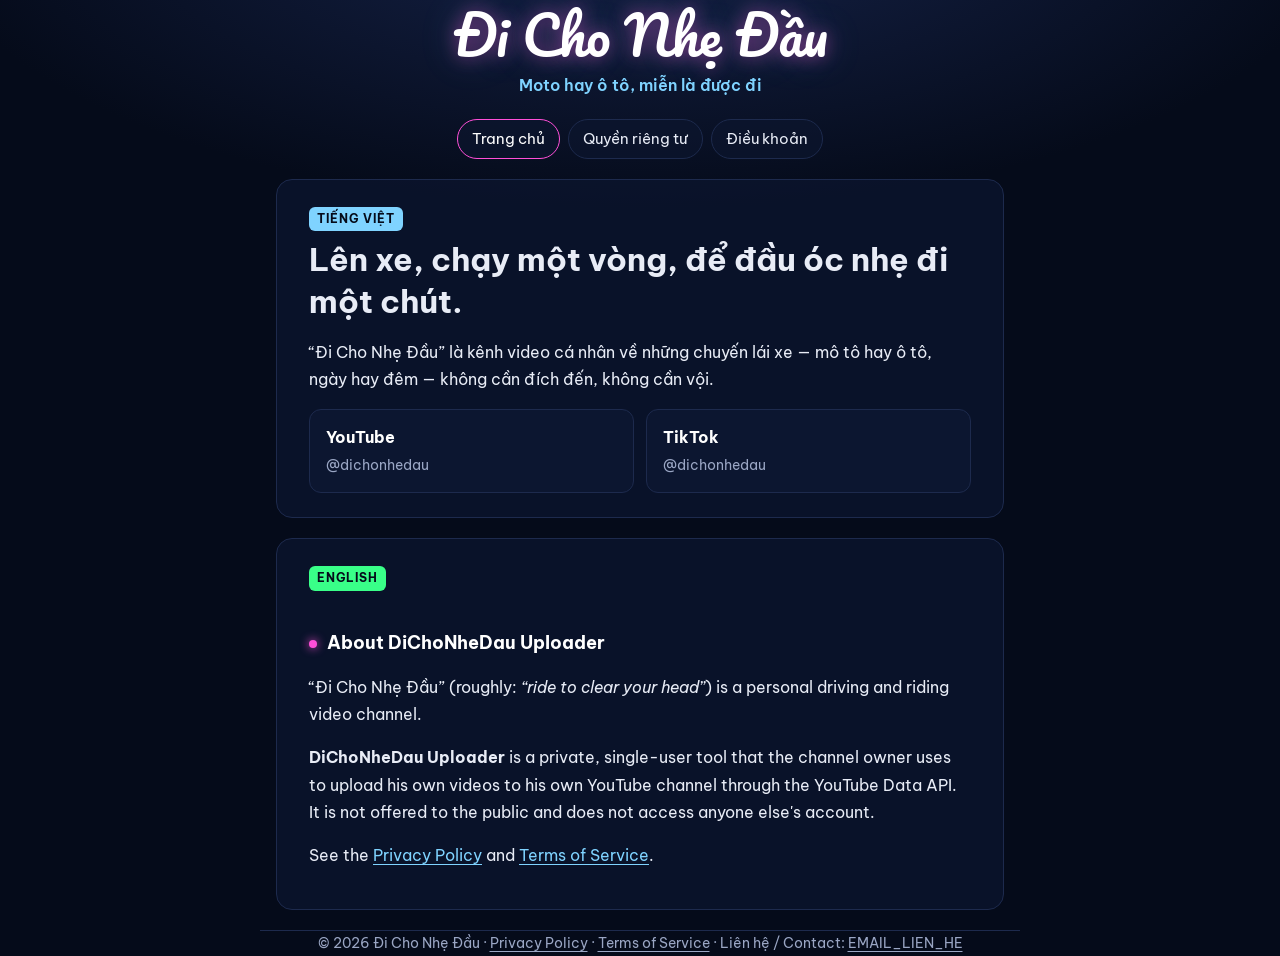
<file: index.html>
<!doctype html>
<html lang="vi">
<head>
<meta charset="utf-8">
<meta name="viewport" content="width=device-width, initial-scale=1">
<title>Đi Cho Nhẹ Đầu</title>
<meta name="description" content="Đi Cho Nhẹ Đầu — Moto hay ô tô, miễn là được đi.">
<link rel="preconnect" href="https://fonts.googleapis.com">
<link rel="preconnect" href="https://fonts.gstatic.com" crossorigin>
<link href="https://fonts.googleapis.com/css2?family=Be+Vietnam+Pro:wght@400;600;700&family=Pacifico&display=swap" rel="stylesheet">
<link rel="stylesheet" href="style.css">
</head>
<body>
<header class="wrap">
  <p class="brand"><a href="index.html">Đi Cho Nhẹ Đầu</a></p>
  <p class="tagline">Moto hay ô tô, miễn là được đi</p>
  <nav>
    <a href="index.html" aria-current="page">Trang chủ</a>
    <a href="privacy.html">Quyền riêng tư</a>
    <a href="terms.html">Điều khoản</a>
  </nav>
</header>

<main class="wrap">
  <section class="card">
    <span class="lang">Tiếng Việt</span>
    <h1>Lên xe, chạy một vòng, để đầu óc nhẹ đi một chút.</h1>
    <p>“Đi Cho Nhẹ Đầu” là kênh video cá nhân về những chuyến lái xe — mô tô hay ô tô, ngày hay đêm — không cần đích đến, không cần vội.</p>
    <div class="links">
      <a href="https://www.youtube.com/@dichonhedau" rel="noopener"><strong>YouTube</strong><span>@dichonhedau</span></a>
      <a href="https://www.tiktok.com/@dichonhedau" rel="noopener"><strong>TikTok</strong><span>@dichonhedau</span></a>
    </div>
  </section>

  <section class="card">
    <span class="lang en">English</span>
    <h2>About DiChoNheDau Uploader</h2>
    <p>“Đi Cho Nhẹ Đầu” (roughly: <em>“ride to clear your head”</em>) is a personal driving and riding video channel.</p>
    <p><strong>DiChoNheDau Uploader</strong> is a private, single-user tool that the channel owner uses to upload his own videos to his own YouTube channel through the YouTube Data API. It is not offered to the public and does not access anyone else's account.</p>
    <p>See the <a href="privacy.html">Privacy Policy</a> and <a href="terms.html">Terms of Service</a>.</p>
  </section>
</main>

<footer class="wrap">
  © 2026 Đi Cho Nhẹ Đầu · <a href="privacy.html">Privacy Policy</a> · <a href="terms.html">Terms of Service</a> · Liên hệ / Contact: <a href="mailto:EMAIL_LIEN_HE">EMAIL_LIEN_HE</a>
</footer>
</body>
</html>
</file>
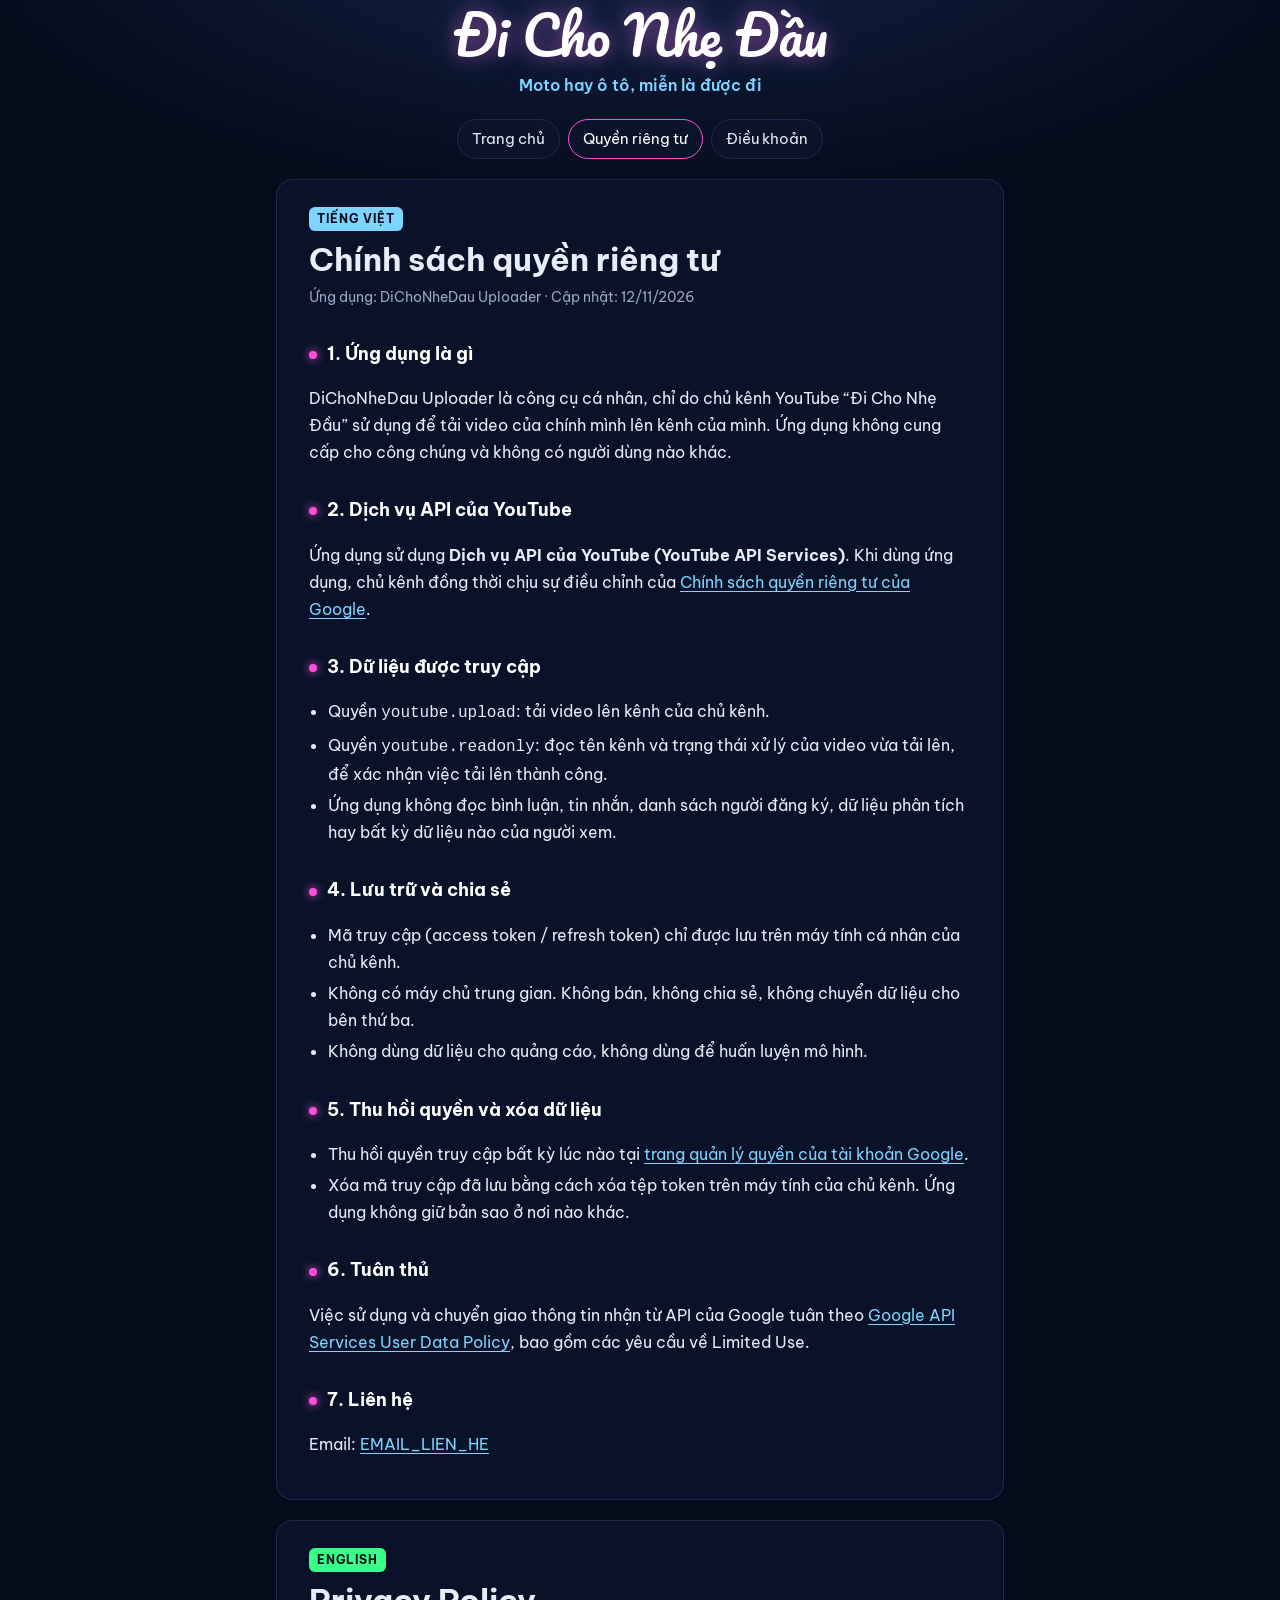
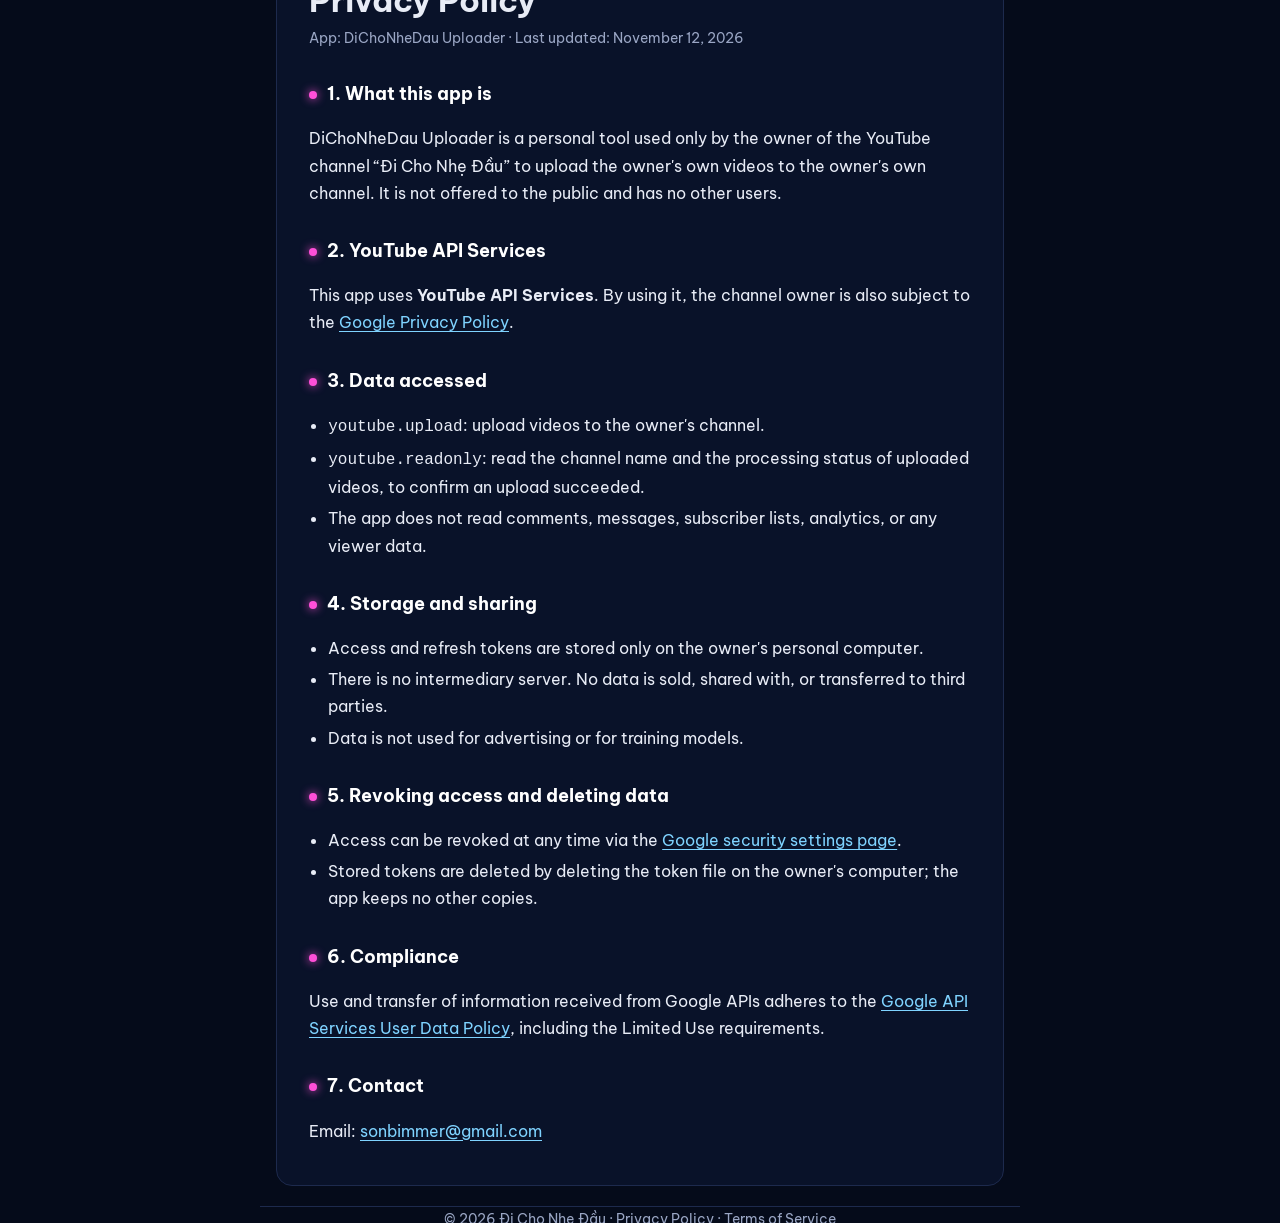
<file: privacy.html>
<!doctype html>
<html lang="vi">
<head>
<meta charset="utf-8">
<meta name="viewport" content="width=device-width, initial-scale=1">
<title>Chính sách quyền riêng tư</title>
<meta name="description" content="Chính sách quyền riêng tư của DiChoNheDau Uploader / Privacy Policy">
<link rel="preconnect" href="https://fonts.googleapis.com">
<link rel="preconnect" href="https://fonts.gstatic.com" crossorigin>
<link href="https://fonts.googleapis.com/css2?family=Be+Vietnam+Pro:wght@400;600;700&family=Pacifico&display=swap" rel="stylesheet">
<link rel="stylesheet" href="style.css">
</head>
<body>
<header class="wrap">
  <p class="brand"><a href="index.html">Đi Cho Nhẹ Đầu</a></p>
  <p class="tagline">Moto hay ô tô, miễn là được đi</p>
  <nav>
    <a href="index.html">Trang chủ</a>
    <a href="privacy.html" aria-current="page">Quyền riêng tư</a>
    <a href="terms.html">Điều khoản</a>
  </nav>
</header>

<main class="wrap">
  <section class="card">
    <span class="lang">Tiếng Việt</span>
    <h1>Chính sách quyền riêng tư</h1>
    <p class="updated">Ứng dụng: DiChoNheDau Uploader · Cập nhật: 12/11/2026</p>

    <h2>1. Ứng dụng là gì</h2>
    <p>DiChoNheDau Uploader là công cụ cá nhân, chỉ do chủ kênh YouTube “Đi Cho Nhẹ Đầu” sử dụng để tải video của chính mình lên kênh của mình. Ứng dụng không cung cấp cho công chúng và không có người dùng nào khác.</p>

    <h2>2. Dịch vụ API của YouTube</h2>
    <p>Ứng dụng sử dụng <strong>Dịch vụ API của YouTube (YouTube API Services)</strong>. Khi dùng ứng dụng, chủ kênh đồng thời chịu sự điều chỉnh của <a href="https://policies.google.com/privacy" rel="noopener">Chính sách quyền riêng tư của Google</a>.</p>

    <h2>3. Dữ liệu được truy cập</h2>
    <ul>
      <li>Quyền <code>youtube.upload</code>: tải video lên kênh của chủ kênh.</li>
      <li>Quyền <code>youtube.readonly</code>: đọc tên kênh và trạng thái xử lý của video vừa tải lên, để xác nhận việc tải lên thành công.</li>
      <li>Ứng dụng không đọc bình luận, tin nhắn, danh sách người đăng ký, dữ liệu phân tích hay bất kỳ dữ liệu nào của người xem.</li>
    </ul>

    <h2>4. Lưu trữ và chia sẻ</h2>
    <ul>
      <li>Mã truy cập (access token / refresh token) chỉ được lưu trên máy tính cá nhân của chủ kênh.</li>
      <li>Không có máy chủ trung gian. Không bán, không chia sẻ, không chuyển dữ liệu cho bên thứ ba.</li>
      <li>Không dùng dữ liệu cho quảng cáo, không dùng để huấn luyện mô hình.</li>
    </ul>

    <h2>5. Thu hồi quyền và xóa dữ liệu</h2>
    <ul>
      <li>Thu hồi quyền truy cập bất kỳ lúc nào tại <a href="https://security.google.com/settings/security/permissions" rel="noopener">trang quản lý quyền của tài khoản Google</a>.</li>
      <li>Xóa mã truy cập đã lưu bằng cách xóa tệp token trên máy tính của chủ kênh. Ứng dụng không giữ bản sao ở nơi nào khác.</li>
    </ul>

    <h2>6. Tuân thủ</h2>
    <p>Việc sử dụng và chuyển giao thông tin nhận từ API của Google tuân theo <a href="https://developers.google.com/terms/api-services-user-data-policy" rel="noopener">Google API Services User Data Policy</a>, bao gồm các yêu cầu về Limited Use.</p>

    <h2>7. Liên hệ</h2>
    <p>Email: <a href="mailto:EMAIL_LIEN_HE">EMAIL_LIEN_HE</a></p>
  </section>

  <section class="card" lang="en">
    <span class="lang en">English</span>
    <h1>Privacy Policy</h1>
    <p class="updated">App: DiChoNheDau Uploader · Last updated: November 12, 2026</p>

    <h2>1. What this app is</h2>
    <p>DiChoNheDau Uploader is a personal tool used only by the owner of the YouTube channel “Đi Cho Nhẹ Đầu” to upload the owner's own videos to the owner's own channel. It is not offered to the public and has no other users.</p>

    <h2>2. YouTube API Services</h2>
    <p>This app uses <strong>YouTube API Services</strong>. By using it, the channel owner is also subject to the <a href="https://policies.google.com/privacy" rel="noopener">Google Privacy Policy</a>.</p>

    <h2>3. Data accessed</h2>
    <ul>
      <li><code>youtube.upload</code>: upload videos to the owner's channel.</li>
      <li><code>youtube.readonly</code>: read the channel name and the processing status of uploaded videos, to confirm an upload succeeded.</li>
      <li>The app does not read comments, messages, subscriber lists, analytics, or any viewer data.</li>
    </ul>

    <h2>4. Storage and sharing</h2>
    <ul>
      <li>Access and refresh tokens are stored only on the owner's personal computer.</li>
      <li>There is no intermediary server. No data is sold, shared with, or transferred to third parties.</li>
      <li>Data is not used for advertising or for training models.</li>
    </ul>

    <h2>5. Revoking access and deleting data</h2>
    <ul>
      <li>Access can be revoked at any time via the <a href="https://security.google.com/settings/security/permissions" rel="noopener">Google security settings page</a>.</li>
      <li>Stored tokens are deleted by deleting the token file on the owner's computer; the app keeps no other copies.</li>
    </ul>

    <h2>6. Compliance</h2>
    <p>Use and transfer of information received from Google APIs adheres to the <a href="https://developers.google.com/terms/api-services-user-data-policy" rel="noopener">Google API Services User Data Policy</a>, including the Limited Use requirements.</p>

    <h2>7. Contact</h2>
    <p>Email: <a href="mailto:sonbimmer@gmail.com">sonbimmer@gmail.com</a></p>
  </section>
</main>

<footer class="wrap">
  © 2026 Đi Cho Nhẹ Đầu · <a href="privacy.html">Privacy Policy</a> · <a href="terms.html">Terms of Service</a>
</footer>
</body>
</html>
</file>
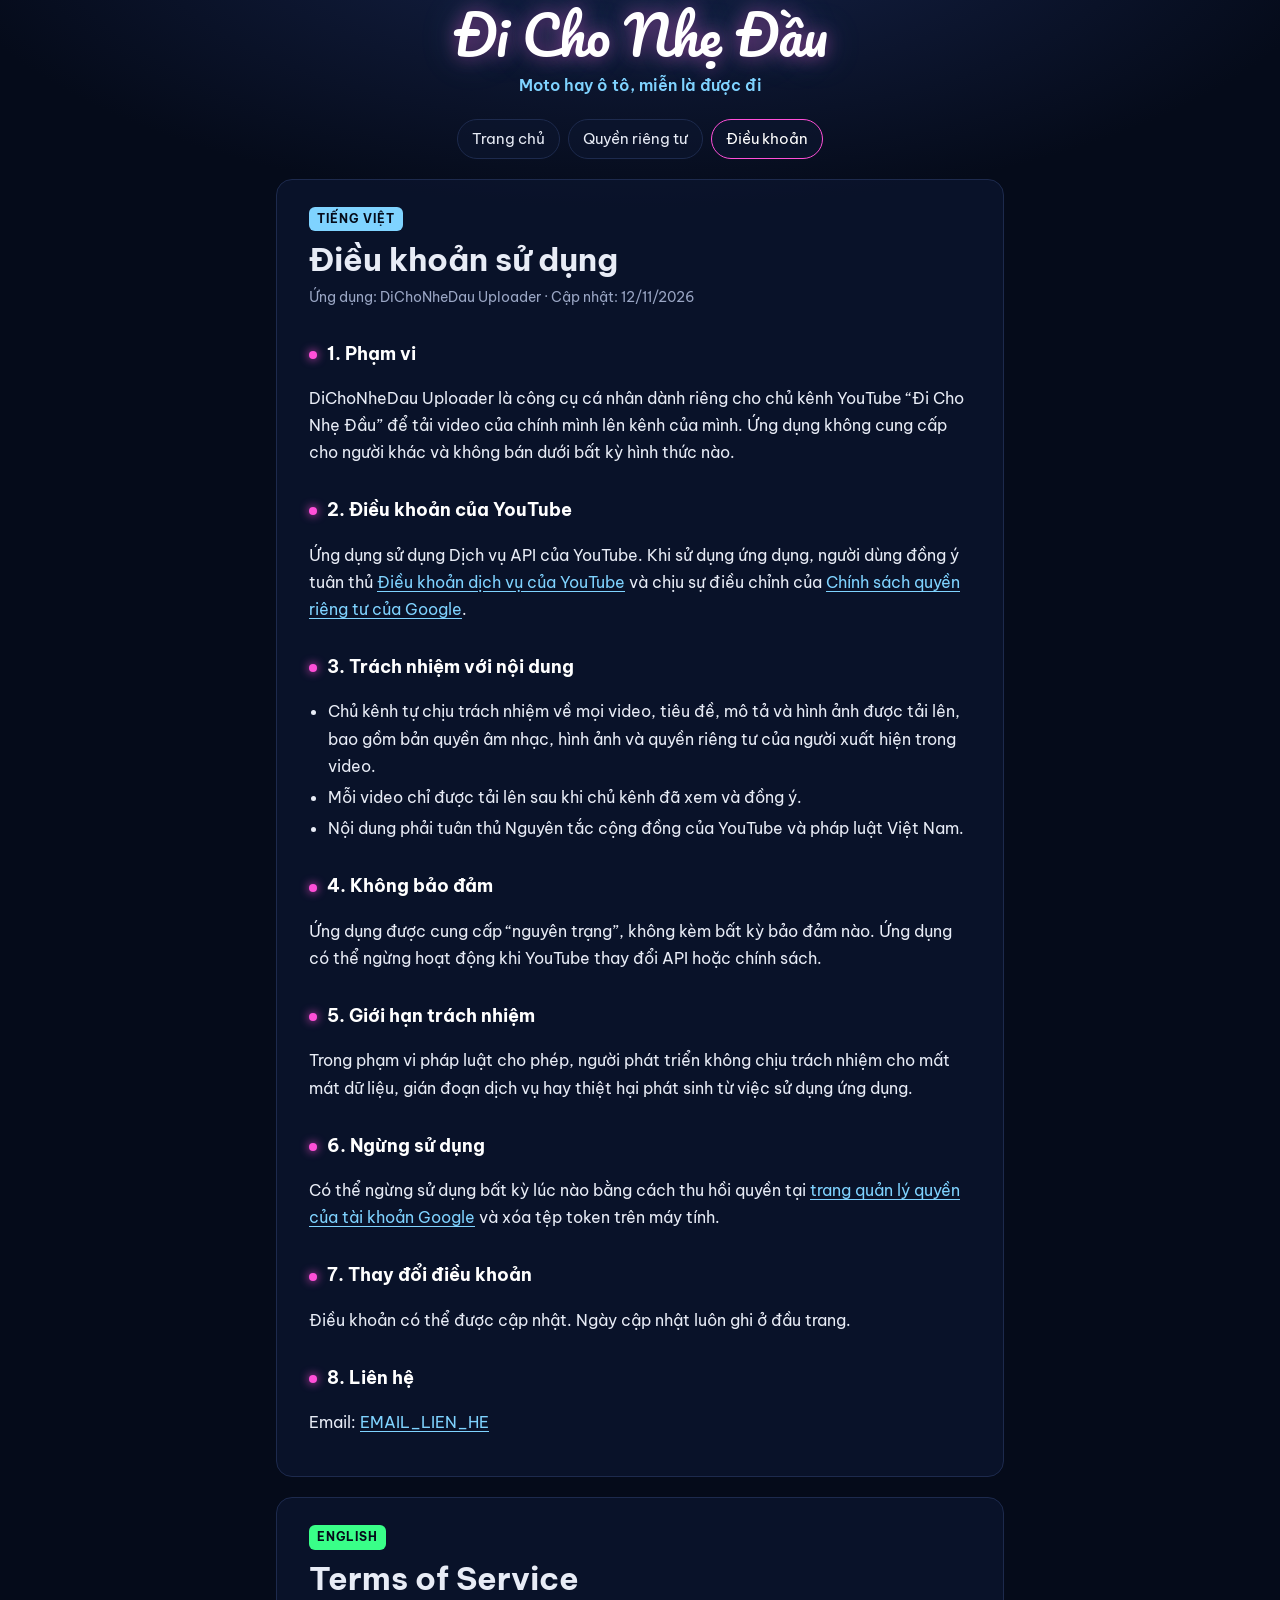
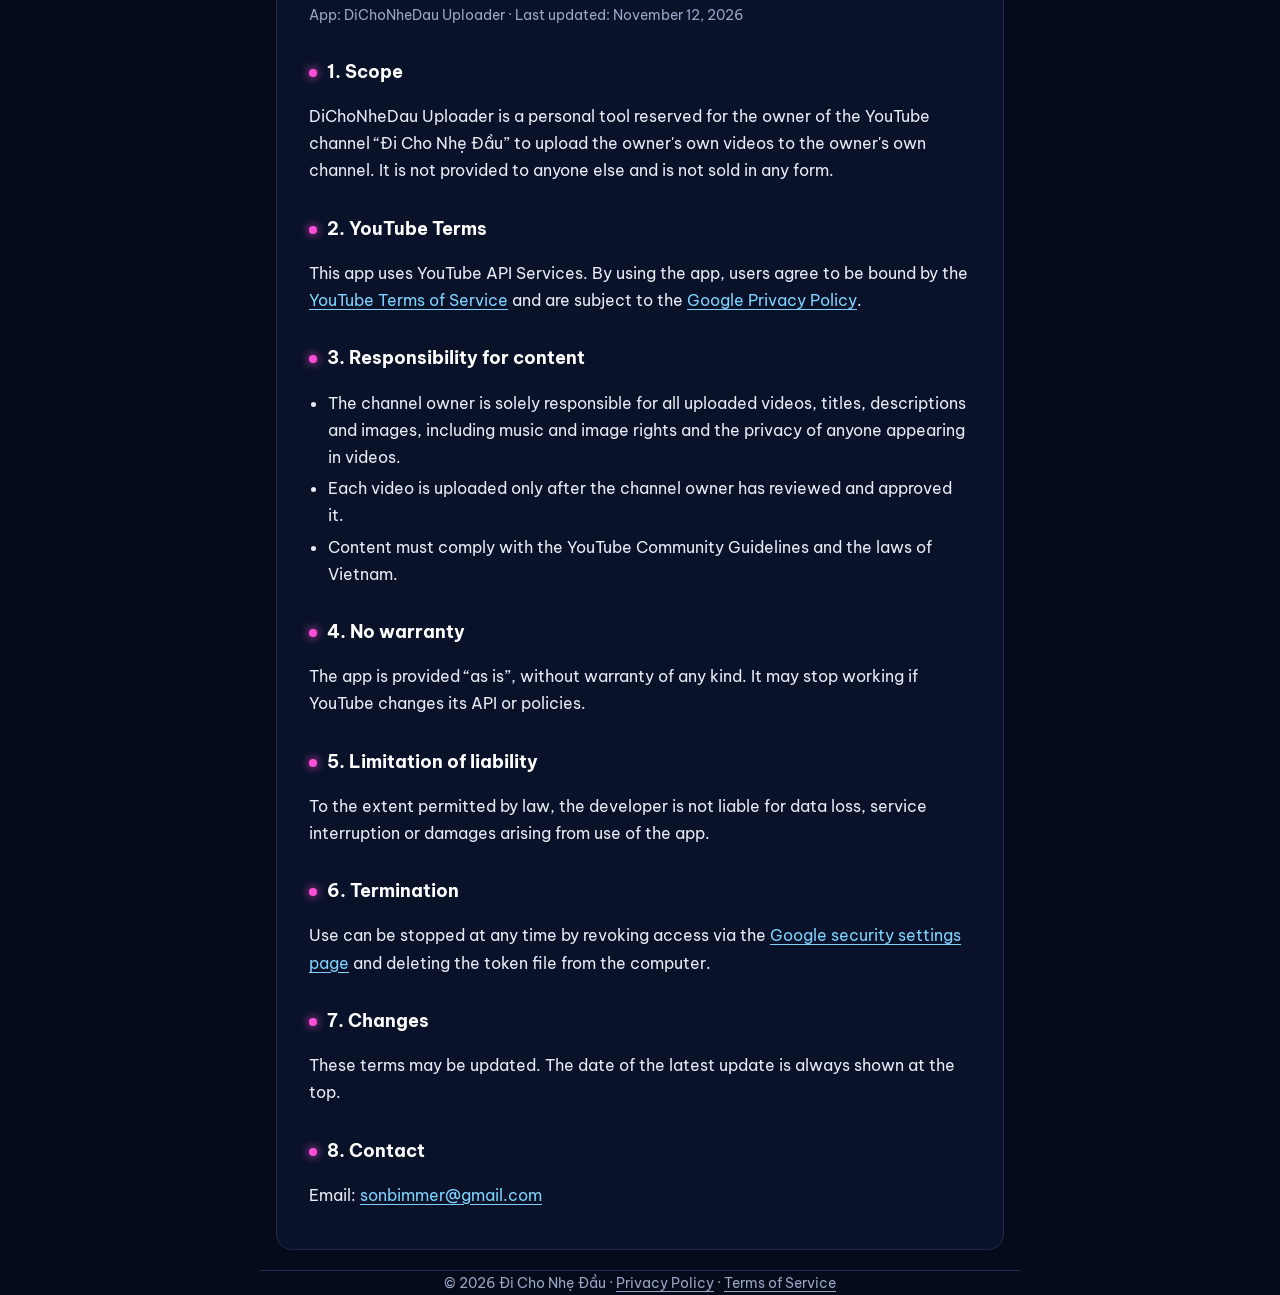
<file: terms.html>
<!doctype html>
<html lang="vi">
<head>
<meta charset="utf-8">
<meta name="viewport" content="width=device-width, initial-scale=1">
<title>Điều khoản sử dụng</title>
<meta name="description" content="Điều khoản sử dụng DiChoNheDau Uploader / Terms of Service">
<link rel="preconnect" href="https://fonts.googleapis.com">
<link rel="preconnect" href="https://fonts.gstatic.com" crossorigin>
<link href="https://fonts.googleapis.com/css2?family=Be+Vietnam+Pro:wght@400;600;700&family=Pacifico&display=swap" rel="stylesheet">
<link rel="stylesheet" href="style.css">
</head>
<body>
<header class="wrap">
  <p class="brand"><a href="index.html">Đi Cho Nhẹ Đầu</a></p>
  <p class="tagline">Moto hay ô tô, miễn là được đi</p>
  <nav>
    <a href="index.html">Trang chủ</a>
    <a href="privacy.html">Quyền riêng tư</a>
    <a href="terms.html" aria-current="page">Điều khoản</a>
  </nav>
</header>

<main class="wrap">
  <section class="card">
    <span class="lang">Tiếng Việt</span>
    <h1>Điều khoản sử dụng</h1>
    <p class="updated">Ứng dụng: DiChoNheDau Uploader · Cập nhật: 12/11/2026</p>

    <h2>1. Phạm vi</h2>
    <p>DiChoNheDau Uploader là công cụ cá nhân dành riêng cho chủ kênh YouTube “Đi Cho Nhẹ Đầu” để tải video của chính mình lên kênh của mình. Ứng dụng không cung cấp cho người khác và không bán dưới bất kỳ hình thức nào.</p>

    <h2>2. Điều khoản của YouTube</h2>
    <p>Ứng dụng sử dụng Dịch vụ API của YouTube. Khi sử dụng ứng dụng, người dùng đồng ý tuân thủ <a href="https://www.youtube.com/t/terms" rel="noopener">Điều khoản dịch vụ của YouTube</a> và chịu sự điều chỉnh của <a href="https://policies.google.com/privacy" rel="noopener">Chính sách quyền riêng tư của Google</a>.</p>

    <h2>3. Trách nhiệm với nội dung</h2>
    <ul>
      <li>Chủ kênh tự chịu trách nhiệm về mọi video, tiêu đề, mô tả và hình ảnh được tải lên, bao gồm bản quyền âm nhạc, hình ảnh và quyền riêng tư của người xuất hiện trong video.</li>
      <li>Mỗi video chỉ được tải lên sau khi chủ kênh đã xem và đồng ý.</li>
      <li>Nội dung phải tuân thủ Nguyên tắc cộng đồng của YouTube và pháp luật Việt Nam.</li>
    </ul>

    <h2>4. Không bảo đảm</h2>
    <p>Ứng dụng được cung cấp “nguyên trạng”, không kèm bất kỳ bảo đảm nào. Ứng dụng có thể ngừng hoạt động khi YouTube thay đổi API hoặc chính sách.</p>

    <h2>5. Giới hạn trách nhiệm</h2>
    <p>Trong phạm vi pháp luật cho phép, người phát triển không chịu trách nhiệm cho mất mát dữ liệu, gián đoạn dịch vụ hay thiệt hại phát sinh từ việc sử dụng ứng dụng.</p>

    <h2>6. Ngừng sử dụng</h2>
    <p>Có thể ngừng sử dụng bất kỳ lúc nào bằng cách thu hồi quyền tại <a href="https://security.google.com/settings/security/permissions" rel="noopener">trang quản lý quyền của tài khoản Google</a> và xóa tệp token trên máy tính.</p>

    <h2>7. Thay đổi điều khoản</h2>
    <p>Điều khoản có thể được cập nhật. Ngày cập nhật luôn ghi ở đầu trang.</p>

    <h2>8. Liên hệ</h2>
    <p>Email: <a href="mailto:EMAIL_LIEN_HE">EMAIL_LIEN_HE</a></p>
  </section>

  <section class="card" lang="en">
    <span class="lang en">English</span>
    <h1>Terms of Service</h1>
    <p class="updated">App: DiChoNheDau Uploader · Last updated: November 12, 2026</p>

    <h2>1. Scope</h2>
    <p>DiChoNheDau Uploader is a personal tool reserved for the owner of the YouTube channel “Đi Cho Nhẹ Đầu” to upload the owner's own videos to the owner's own channel. It is not provided to anyone else and is not sold in any form.</p>

    <h2>2. YouTube Terms</h2>
    <p>This app uses YouTube API Services. By using the app, users agree to be bound by the <a href="https://www.youtube.com/t/terms" rel="noopener">YouTube Terms of Service</a> and are subject to the <a href="https://policies.google.com/privacy" rel="noopener">Google Privacy Policy</a>.</p>

    <h2>3. Responsibility for content</h2>
    <ul>
      <li>The channel owner is solely responsible for all uploaded videos, titles, descriptions and images, including music and image rights and the privacy of anyone appearing in videos.</li>
      <li>Each video is uploaded only after the channel owner has reviewed and approved it.</li>
      <li>Content must comply with the YouTube Community Guidelines and the laws of Vietnam.</li>
    </ul>

    <h2>4. No warranty</h2>
    <p>The app is provided “as is”, without warranty of any kind. It may stop working if YouTube changes its API or policies.</p>

    <h2>5. Limitation of liability</h2>
    <p>To the extent permitted by law, the developer is not liable for data loss, service interruption or damages arising from use of the app.</p>

    <h2>6. Termination</h2>
    <p>Use can be stopped at any time by revoking access via the <a href="https://security.google.com/settings/security/permissions" rel="noopener">Google security settings page</a> and deleting the token file from the computer.</p>

    <h2>7. Changes</h2>
    <p>These terms may be updated. The date of the latest update is always shown at the top.</p>

    <h2>8. Contact</h2>
    <p>Email: <a href="mailto:sonbimmer@gmail.com">sonbimmer@gmail.com</a></p>
  </section>
</main>

<footer class="wrap">
  © 2026 Đi Cho Nhẹ Đầu · <a href="privacy.html">Privacy Policy</a> · <a href="terms.html">Terms of Service</a>
</footer>
</body>
</html>
</file>
<file: style.css>
/* Bộ nhận diện "Đi Cho Nhẹ Đầu": nền đêm, neon hồng / xanh, tên kênh Pacifico, chữ Be Vietnam Pro */
:root {
  --bg: #050b1a;
  --panel: #0c1630;
  --line: #1d2a4d;
  --text: #e8ecf6;
  --muted: #9aa6c4;
  --pink: #ff4fd8;
  --cyan: #7fd3ff;
  --green: #39ff88;
}
* { box-sizing: border-box; }
html { -webkit-text-size-adjust: 100%; }
body {
  margin: 0;
  background: radial-gradient(1200px 500px at 50% -10%, #16234a 0%, var(--bg) 60%) fixed, var(--bg);
  color: var(--text);
  font: 400 16px/1.7 "Be Vietnam Pro", system-ui, -apple-system, "Segoe UI", sans-serif;
}
a { color: var(--cyan); text-underline-offset: 3px; }
a:hover { color: var(--pink); }
.wrap { max-width: 760px; margin: 0 auto; padding: 0 16px; }

header { padding: 40px 0 8px; text-align: center; }
.brand {
  font-family: "Pacifico", cursive;
  font-size: clamp(2.2rem, 7vw, 3.4rem);
  line-height: 1.25;
  margin: 0;
  color: #fff;
  text-shadow: 0 0 18px rgba(255, 79, 216, .45), 0 0 36px rgba(127, 211, 255, .25);
}
.brand a { color: inherit; text-decoration: none; }
.tagline { margin: 4px 0 0; color: var(--cyan); font-weight: 600; }

nav { display: flex; gap: 8px; justify-content: center; flex-wrap: wrap; margin: 20px 0 8px; }
nav a {
  padding: 6px 14px; border: 1px solid var(--line); border-radius: 999px;
  color: var(--text); text-decoration: none; font-size: .95rem; background: rgba(12, 22, 48, .6);
}
nav a[aria-current="page"], nav a:hover { border-color: var(--pink); color: #fff; }

main { padding: 16px 0 40px; }
.card {
  background: rgba(12, 22, 48, .72); border: 1px solid var(--line); border-radius: 16px;
  padding: 24px clamp(16px, 4vw, 32px); margin: 20px 0;
}
h1 { font-size: clamp(1.5rem, 4.5vw, 2rem); line-height: 1.3; margin: 0 0 4px; }
h2 { font-size: 1.15rem; margin: 28px 0 8px; color: #fff; }
h2::before { content: ""; display: inline-block; width: 8px; height: 8px; border-radius: 50%;
  background: var(--pink); box-shadow: 0 0 10px var(--pink); margin-right: 10px; vertical-align: middle; }
.updated { color: var(--muted); font-size: .9rem; margin: 0 0 16px; }
.lang { display: inline-block; font-size: .75rem; font-weight: 700; letter-spacing: .08em; text-transform: uppercase;
  color: var(--bg); background: var(--cyan); border-radius: 6px; padding: 2px 8px; margin-bottom: 8px; }
.lang.en { background: var(--green); }
ul { padding-left: 1.2em; }
li { margin: 4px 0; }
.links { display: grid; gap: 12px; grid-template-columns: repeat(auto-fit, minmax(200px, 1fr)); margin-top: 8px; }
.links a { display: block; padding: 14px 16px; border-radius: 12px; border: 1px solid var(--line);
  text-decoration: none; color: var(--text); background: var(--panel); }
.links a strong { display: block; color: #fff; }
.links a span { color: var(--muted); font-size: .9rem; }
.links a:hover { border-color: var(--cyan); }

footer { border-top: 1px solid var(--line); padding: 20px 0 40px; color: var(--muted); font-size: .9rem; text-align: center; }
footer a { color: var(--muted); }
</file>
